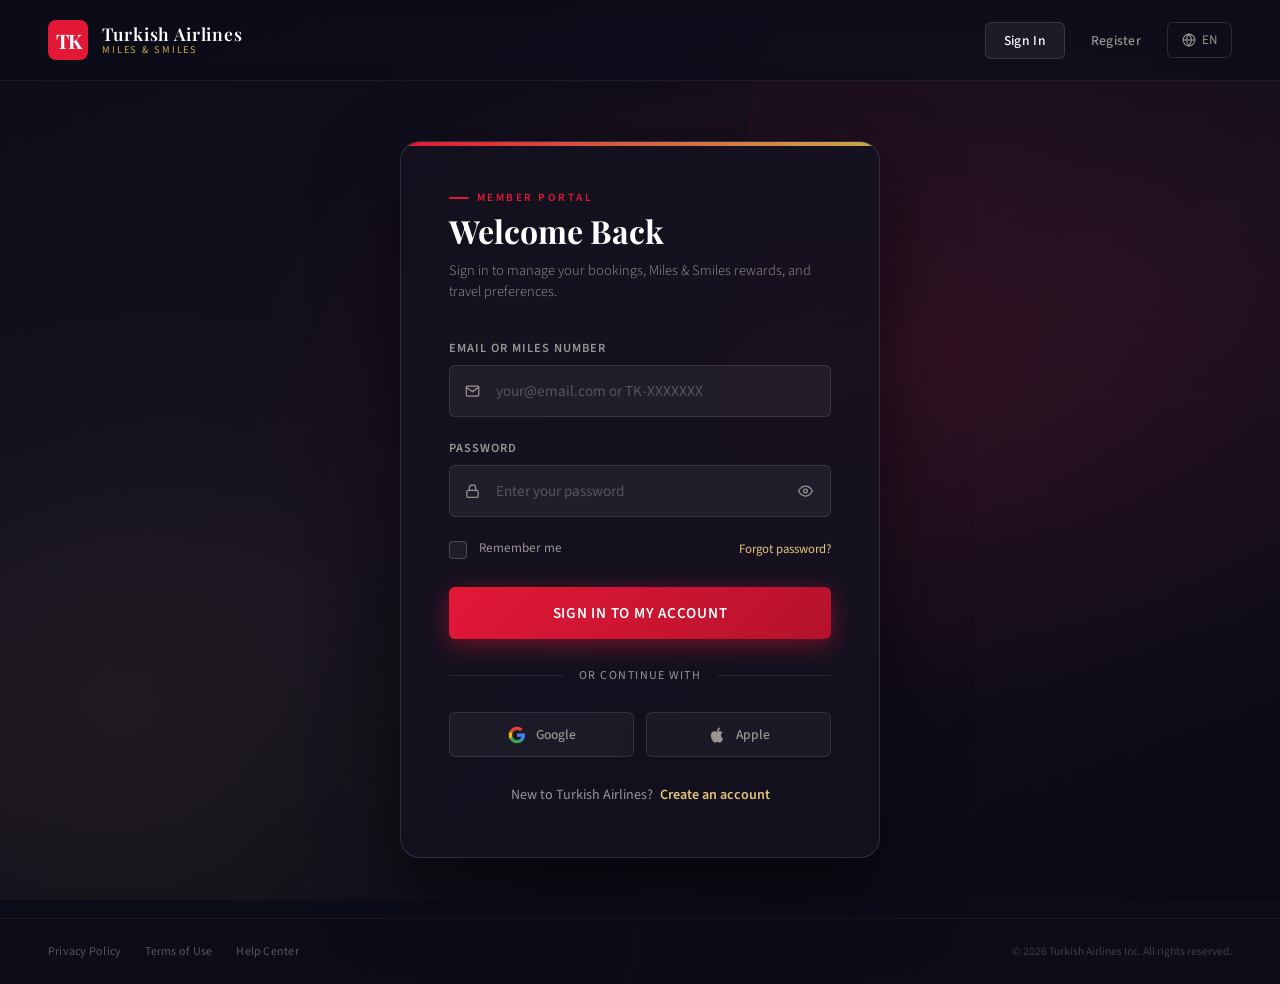
<file: html/login.html>
<!DOCTYPE html>
<html lang="en">
<head>
  <meta charset="UTF-8" />
  <meta name="viewport" content="width=device-width, initial-scale=1.0" />
  <title>Sign In — Turkish Airlines</title>
  <link rel="stylesheet" href="../css/regrstarion.css"/>
</head>
<body>

  <!-- Background -->
  <div class="auth-bg"></div>

  <div class="auth-wrapper">

    <!-- ── Header ── -->
    <header class="auth-header">
      <div class="logo-area">
        <div class="logo-icon">TK</div>
        <div class="logo-text">
          Turkish Airlines
          <span>Miles &amp; Smiles</span>
        </div>
      </div>

      <nav class="header-nav">
        <a href="login.html" class="active">Sign In</a>
        <a href="signup.html">Register</a>
        <button class="lang-btn">
          <!-- Globe icon -->
          <svg width="14" height="14" viewBox="0 0 24 24" fill="none" stroke="currentColor" stroke-width="2">
            <circle cx="12" cy="12" r="10"/><line x1="2" y1="12" x2="22" y2="12"/>
            <path d="M12 2a15.3 15.3 0 0 1 4 10 15.3 15.3 0 0 1-4 10 15.3 15.3 0 0 1-4-10 15.3 15.3 0 0 1 4-10z"/>
          </svg>
          EN
        </button>
      </nav>
    </header>

    <!-- ── Main ── -->
    <main class="auth-main">
      <div class="auth-card">
        <div class="card-accent"></div>
        <div class="card-body">

          <!-- Card Header -->
          <div class="card-header">
            <div class="card-eyebrow">Member Portal</div>
            <h1 class="card-title">Welcome Back</h1>
            <p class="card-subtitle">Sign in to manage your bookings, Miles &amp; Smiles rewards, and travel preferences.</p>
          </div>

          <!-- Login Form -->
          <form id="loginForm" novalidate>

            <!-- Email / Miles Number -->
            <div class="form-group">
              <label class="form-label" for="loginEmail">Email or Miles Number</label>
              <div class="input-wrap">
                <input
                  type="text"
                  id="loginEmail"
                  class="form-input"
                  placeholder="your@email.com or TK-XXXXXXX"
                  autocomplete="username"
                  required
                />
                <!-- Envelope icon -->
                <svg class="input-icon" width="15" height="15" viewBox="0 0 24 24" fill="none" stroke="currentColor" stroke-width="2">
                  <path d="M4 4h16c1.1 0 2 .9 2 2v12c0 1.1-.9 2-2 2H4c-1.1 0-2-.9-2-2V6c0-1.1.9-2 2-2z"/>
                  <polyline points="22,6 12,13 2,6"/>
                </svg>
              </div>
            </div>

            <!-- Password -->
            <div class="form-group">
              <label class="form-label" for="loginPassword">Password</label>
              <div class="input-wrap">
                <input
                  type="password"
                  id="loginPassword"
                  class="form-input"
                  placeholder="Enter your password"
                  autocomplete="current-password"
                  required
                />
                <!-- Lock icon -->
                <svg class="input-icon" width="15" height="15" viewBox="0 0 24 24" fill="none" stroke="currentColor" stroke-width="2">
                  <rect x="3" y="11" width="18" height="11" rx="2" ry="2"/>
                  <path d="M7 11V7a5 5 0 0 1 10 0v4"/>
                </svg>
                <button type="button" class="input-toggle" id="togglePassword" aria-label="Show password">
                  <!-- Eye icon -->
                  <svg width="15" height="15" viewBox="0 0 24 24" fill="none" stroke="currentColor" stroke-width="2">
                    <path d="M1 12s4-8 11-8 11 8 11 8-4 8-11 8-11-8-11-8z"/>
                    <circle cx="12" cy="12" r="3"/>
                  </svg>
                </button>
              </div>
            </div>

            <!-- Remember & Forgot -->
            <div class="form-group" style="display:flex; align-items:center; justify-content:space-between; margin-bottom:0;">
              <label class="form-check">
                <input type="checkbox" id="rememberMe" />
                <span class="form-check-label">Remember me</span>
              </label>
              <a href="#" class="forgot-link" style="margin:0;">Forgot password?</a>
            </div>

            <!-- Submit -->
            <button type="submit" class="btn-submit" style="margin-top:28px;">
              Sign In to My Account
            </button>
          </form>

          <!-- Divider -->
          <div class="divider">
            <div class="divider-line"></div>
            <span class="divider-text">or continue with</span>
            <div class="divider-line"></div>
          </div>

          <!-- Social -->
          <div class="social-grid">
            <button class="btn-social" type="button">


              <!-- Google icon -->
              <svg viewBox="0 0 24 24" fill="currentColor">
                <path d="M22.56 12.25c0-.78-.07-1.53-.2-2.25H12v4.26h5.92c-.26 1.37-1.04 2.53-2.21 3.31v2.77h3.57c2.08-1.92 3.28-4.74 3.28-8.09z" fill="#4285F4"/>
                <path d="M12 23c2.97 0 5.46-.98 7.28-2.66l-3.57-2.77c-.98.66-2.23 1.06-3.71 1.06-2.86 0-5.29-1.93-6.16-4.53H2.18v2.84C3.99 20.53 7.7 23 12 23z" fill="#34A853"/>
                <path d="M5.84 14.09c-.22-.66-.35-1.36-.35-2.09s.13-1.43.35-2.09V7.07H2.18C1.43 8.55 1 10.22 1 12s.43 3.45 1.18 4.93l2.85-2.22.81-.62z" fill="#FBBC05"/>
                <path d="M12 5.38c1.62 0 3.06.56 4.21 1.64l3.15-3.15C17.45 2.09 14.97 1 12 1 7.7 1 3.99 3.47 2.18 7.07l3.66 2.84c.87-2.6 3.3-4.53 6.16-4.53z" fill="#EA4335"/>
              </svg>
              Google
            </button>
            <button class="btn-social" type="button">



              <!-- Apple icon -->
              <svg viewBox="0 0 24 24" fill="currentColor">
                <path d="M18.71 19.5c-.83 1.24-1.71 2.45-3.05 2.47-1.34.03-1.77-.79-3.29-.79-1.53 0-2 .77-3.27.82-1.31.05-2.3-1.32-3.14-2.53C4.25 17 2.94 12.45 4.7 9.39c.87-1.52 2.43-2.48 4.12-2.51 1.28-.02 2.5.87 3.29.87.78 0 2.26-1.07 3.8-.91.65.03 2.47.26 3.64 1.98-.09.06-2.17 1.28-2.15 3.81.03 3.02 2.65 4.03 2.68 4.04-.03.07-.42 1.44-1.38 2.83M13 3.5c.73-.83 1.94-1.46 2.94-1.5.13 1.17-.34 2.35-1.04 3.19-.69.85-1.83 1.51-2.95 1.42-.15-1.15.41-2.35 1.05-3.11z"/>
              </svg>
              Apple
            </button>
          </div>

          <!-- Switch -->
          <div class="switch-auth">
            New to Turkish Airlines?
            <a href="signup.html">Create an account</a>
          </div>

        </div><!-- /card-body -->
      </div><!-- /auth-card -->
    </main>

    <!-- ── Footer ── -->
    <footer class="auth-footer">
      <div class="footer-links">
        <a href="Privacy.html">Privacy Policy</a>
        <a href="Terms.html">Terms of Use</a>
        <a href="Help.html">Help Center</a>
      </div>
      <p class="footer-copy">© 2026 Turkish Airlines Inc. All rights reserved.</p>
    </footer>

  </div><!-- /auth-wrapper -->

  <script>
    // Toggle password visibility
    document.getElementById('togglePassword').addEventListener('click', function () {
      const input = document.getElementById('loginPassword');
      const isHidden = input.type === 'password';
      input.type = isHidden ? 'text' : 'password';
      this.innerHTML = isHidden
        ? `<svg width="15" height="15" viewBox="0 0 24 24" fill="none" stroke="currentColor" stroke-width="2">
             <path d="M17.94 17.94A10.07 10.07 0 0 1 12 20c-7 0-11-8-11-8a18.45 18.45 0 0 1 5.06-5.94"/>
             <path d="M9.9 4.24A9.12 9.12 0 0 1 12 4c7 0 11 8 11 8a18.5 18.5 0 0 1-2.16 3.19"/>
             <line x1="1" y1="1" x2="23" y2="23"/>
           </svg>`
        : `<svg width="15" height="15" viewBox="0 0 24 24" fill="none" stroke="currentColor" stroke-width="2">
             <path d="M1 12s4-8 11-8 11 8 11 8-4 8-11 8-11-8-11-8z"/>
             <circle cx="12" cy="12" r="3"/>
           </svg>`;
    });

    // Form submit (demo)
    document.getElementById('loginForm').addEventListener('submit', function (e) {
      e.preventDefault();
      const btn = this.querySelector('.btn-submit');
      btn.textContent = 'Signing In…';
      btn.disabled = true;
      setTimeout(() => {
        btn.textContent = 'Sign In to My Account';
        btn.disabled = false;
      }, 2000);
    });
  </script>
</body>
</html>
</file>
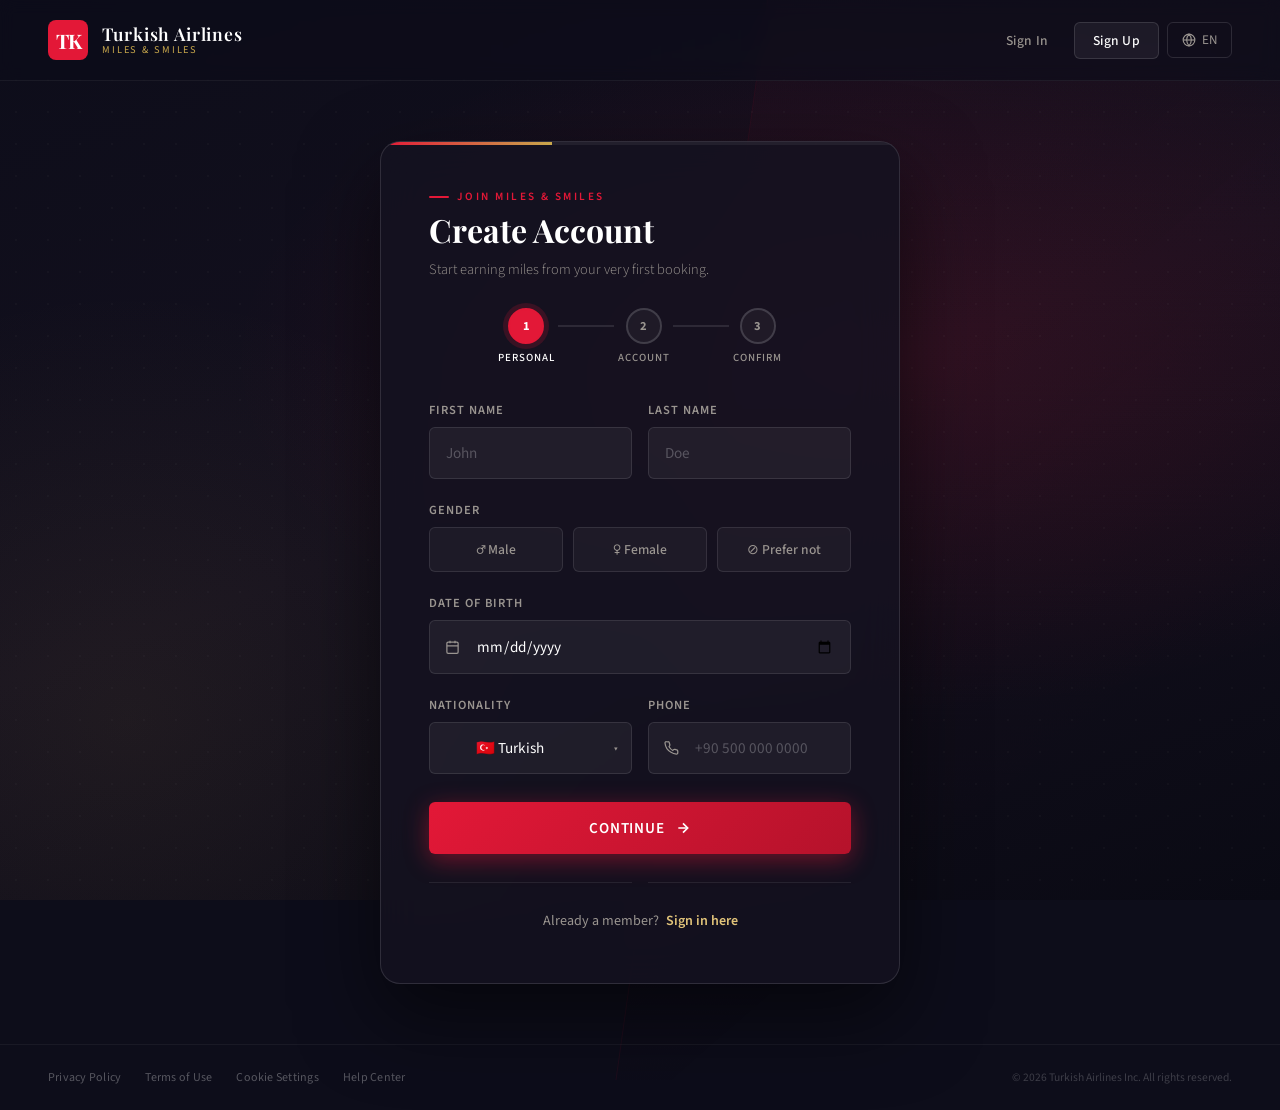
<file: html/signup.html>
<!DOCTYPE html>
<html lang="en">
<head>
  <meta charset="UTF-8" />
  <meta name="viewport" content="width=device-width, initial-scale=1.0" />
  <title>Sign Up — Turkish Airlines</title>
  <link rel="stylesheet" href="../css/regrstarion.css"/>
  <link rel="stylesheet" href="../css/singup.css"/>
  
</head>
<body>

  <div class="auth-bg"></div>

  <div class="auth-wrapper">

    <!-- ── Header ── -->
    <header class="auth-header">
      <div class="logo-area">
        <div class="logo-icon">TK</div>
        <div class="logo-text">
          Turkish Airlines
          <span>Miles &amp; Smiles</span>
        </div>
      </div>
      <nav class="header-nav">
        <a href="login.html">Sign In</a>
        <a href="signup.html" class="active">Sign Up</a>
        <button class="lang-btn">
          <svg width="14" height="14" viewBox="0 0 24 24" fill="none" stroke="currentColor" stroke-width="2">
            <circle cx="12" cy="12" r="10"/><line x1="2" y1="12" x2="22" y2="12"/>
            <path d="M12 2a15.3 15.3 0 0 1 4 10 15.3 15.3 0 0 1-4 10 15.3 15.3 0 0 1-4-10 15.3 15.3 0 0 1 4-10z"/>
          </svg>
          EN
        </button>
      </nav>
    </header>

    <!-- ── Main ── -->
    <main class="auth-main">
      <div class="auth-card" style="max-width: 520px;">

        <!-- Progress bar -->
        <div class="progress-bar">
          <div class="progress-fill" id="progressFill" style="width: 33%;"></div>
        </div>

        <div class="card-body">

          <!-- Card Header -->
          <div class="card-header" style="margin-bottom: 28px;">
            <div class="card-eyebrow">Join Miles &amp; Smiles</div>
            <h1 class="card-title">Create Account</h1>
            <p class="card-subtitle">Start earning miles from your very first booking.</p>
          </div>

          <!-- Step Indicator -->
          <div class="steps" id="stepsBar">
            <div class="step-item">
              <div class="step-circle active" id="sc1">1</div>
              <span class="step-label active" id="sl1">Personal</span>
            </div>
            <div class="step-connector" id="conn1"></div>
            <div class="step-item">
              <div class="step-circle" id="sc2">2</div>
              <span class="step-label" id="sl2">Account</span>
            </div>
            <div class="step-connector" id="conn2"></div>
            <div class="step-item">
              <div class="step-circle" id="sc3">3</div>
              <span class="step-label" id="sl3">Confirm</span>
            </div>
          </div>

          <!-- ── STEP 1: Personal Info ── -->
          <div class="step-panel active" id="panel1">

            <div class="form-group form-row">
              <div>
                <label class="form-label" for="firstName">First Name</label>
                <div class="input-wrap">
                  <input type="text" id="firstName" class="form-input" placeholder="John" style="padding-left:16px;" />
                </div>
              </div>
              <div>
                <label class="form-label" for="lastName">Last Name</label>
                <div class="input-wrap">
                  <input type="text" id="lastName" class="form-input" placeholder="Doe" style="padding-left:16px;" />
                </div>
              </div>
            </div>

            <div class="form-group">
              <label class="form-label">Gender</label>
              <div class="gender-group">
                <button type="button" class="gender-btn" onclick="selectGender(this)">♂ Male</button>
                <button type="button" class="gender-btn" onclick="selectGender(this)">♀ Female</button>
                <button type="button" class="gender-btn" onclick="selectGender(this)">⊘ Prefer not</button>
              </div>
            </div>

            <div class="form-group">
              <label class="form-label" for="dob">Date of Birth</label>
              <div class="input-wrap">
                <input type="date" id="dob" class="form-input" style="padding-left:46px;" />
                <svg class="input-icon" width="15" height="15" viewBox="0 0 24 24" fill="none" stroke="currentColor" stroke-width="2">
                  <rect x="3" y="4" width="18" height="18" rx="2" ry="2"/>
                  <line x1="16" y1="2" x2="16" y2="6"/><line x1="8" y1="2" x2="8" y2="6"/>
                  <line x1="3" y1="10" x2="21" y2="10"/>
                </svg>
              </div>
            </div>

            <div class="form-group form-row">
              <div>
                <label class="form-label" for="nationality">Nationality</label>
                <div class="input-wrap">
                  <select id="nationality" class="form-select">
                    <option value="">Select</option>
                    <option value="TR" selected>🇹🇷 Turkish</option>
                    <option value="US">🇺🇸 American</option>
                    <option value="GB">🇬🇧 British</option>
                    <option value="DE">🇩🇪 German</option>
                    <option value="FR">🇫🇷 French</option>
                    <option value="AE">🇦🇪 Emirati</option>
                  </select>
                  <span class="select-arrow">▾</span>
                </div>
              </div>
              <div>
                <label class="form-label" for="phone">Phone</label>
                <div class="input-wrap">
                  <input type="tel" id="phone" class="form-input" placeholder="+90 500 000 0000" style="padding-left:46px;" />
                  <svg class="input-icon" width="15" height="15" viewBox="0 0 24 24" fill="none" stroke="currentColor" stroke-width="2">
                    <path d="M22 16.92v3a2 2 0 0 1-2.18 2 19.79 19.79 0 0 1-8.63-3.07A19.5 19.5 0 0 1 4.69 13a19.79 19.79 0 0 1-3.07-8.67A2 2 0 0 1 3.6 2h3a2 2 0 0 1 2 1.72c.127.96.361 1.903.7 2.81a2 2 0 0 1-.45 2.11L8.09 9.91a16 16 0 0 0 6 6l1.27-1.27a2 2 0 0 1 2.11-.45c.907.339 1.85.573 2.81.7A2 2 0 0 1 22 16.92z"/>
                  </svg>
                </div>
              </div>
            </div>

            <div class="btn-row">
              <button type="button" class="btn-next" onclick="goStep(2)">
                Continue
                <svg width="16" height="16" viewBox="0 0 24 24" fill="none" stroke="currentColor" stroke-width="2.5">
                  <line x1="5" y1="12" x2="19" y2="12"/><polyline points="12 5 19 12 12 19"/>
                </svg>
              </button>
            </div>
          </div>

          <!-- ── STEP 2: Account Details ── -->
          <div class="step-panel" id="panel2">

            <div class="form-group">
              <label class="form-label" for="email">Email Address</label>
              <div class="input-wrap">
                <input type="email" id="email" class="form-input" placeholder="your@email.com" />
                <svg class="input-icon" width="15" height="15" viewBox="0 0 24 24" fill="none" stroke="currentColor" stroke-width="2">
                  <path d="M4 4h16c1.1 0 2 .9 2 2v12c0 1.1-.9 2-2 2H4c-1.1 0-2-.9-2-2V6c0-1.1.9-2 2-2z"/>
                  <polyline points="22,6 12,13 2,6"/>
                </svg>
              </div>
            </div>

            <div class="form-group">
              <label class="form-label" for="password">Password</label>
              <div class="input-wrap">
                <input type="password" id="password" class="form-input" placeholder="Create a strong password" />
                <svg class="input-icon" width="15" height="15" viewBox="0 0 24 24" fill="none" stroke="currentColor" stroke-width="2">
                  <rect x="3" y="11" width="18" height="11" rx="2" ry="2"/>
                  <path d="M7 11V7a5 5 0 0 1 10 0v4"/>
                </svg>
                <button type="button" class="input-toggle" id="togglePwd">
                  <svg width="15" height="15" viewBox="0 0 24 24" fill="none" stroke="currentColor" stroke-width="2">
                    <path d="M1 12s4-8 11-8 11 8 11 8-4 8-11 8-11-8-11-8z"/><circle cx="12" cy="12" r="3"/>
                  </svg>
                </button>
              </div>
              <div class="strength-bar" id="strengthBar">
                <div class="strength-segment" id="seg1"></div>
                <div class="strength-segment" id="seg2"></div>
                <div class="strength-segment" id="seg3"></div>
                <div class="strength-segment" id="seg4"></div>
              </div>
              <p class="strength-label" id="strengthLabel">Enter a password</p>
            </div>

            <div class="form-group">
              <label class="form-label" for="confirmPwd">Confirm Password</label>
              <div class="input-wrap">
                <input type="password" id="confirmPwd" class="form-input" placeholder="Repeat your password" />
                <svg class="input-icon" width="15" height="15" viewBox="0 0 24 24" fill="none" stroke="currentColor" stroke-width="2">
                  <path d="M12 22s8-4 8-10V5l-8-3-8 3v7c0 6 8 10 8 10z"/>
                </svg>
              </div>
            </div>

            <div class="form-group" style="margin-bottom:0;">
              <label class="form-label" for="referral">Referral Code <span style="color:var(--ta-grey);font-size:0.72rem;text-transform:none;letter-spacing:0;">(optional)</span></label>
              <div class="input-wrap">
                <input type="text" id="referral" class="form-input" placeholder="e.g. TK-FRIEND2026" style="padding-left:46px;" />
                <svg class="input-icon" width="15" height="15" viewBox="0 0 24 24" fill="none" stroke="currentColor" stroke-width="2">
                  <polyline points="20 12 20 22 4 22 4 12"/><rect x="2" y="7" width="20" height="5"/>
                  <line x1="12" y1="22" x2="12" y2="7"/><path d="M12 7H7.5a2.5 2.5 0 0 1 0-5C11 2 12 7 12 7z"/>
                  <path d="M12 7h4.5a2.5 2.5 0 0 0 0-5C13 2 12 7 12 7z"/>
                </svg>
              </div>
            </div>

            <div class="btn-row">
              <button type="button" class="btn-back" onclick="goStep(1)">
                <svg width="15" height="15" viewBox="0 0 24 24" fill="none" stroke="currentColor" stroke-width="2.5">
                  <line x1="19" y1="12" x2="5" y2="12"/><polyline points="12 19 5 12 12 5"/>
                </svg>
                Back
              </button>
              <button type="button" class="btn-next" onclick="goStep(3)">
                Continue
                <svg width="16" height="16" viewBox="0 0 24 24" fill="none" stroke="currentColor" stroke-width="2.5">
                  <line x1="5" y1="12" x2="19" y2="12"/><polyline points="12 5 19 12 12 19"/>
                </svg>
              </button>
            </div>
          </div>

          <!-- ── STEP 3: Confirm & Preferences ── -->
          <div class="step-panel" id="panel3">

            <ul class="perks-list">
              <li>
                <div class="perk-icon">✈️</div>
                <div><strong style="color:var(--ta-white);display:block;font-size:0.85rem;">1,000 Welcome Miles</strong>Credited after your first booking</div>
              </li>
              <li>
                <div class="perk-icon">🏷️</div>
                <div><strong style="color:var(--ta-white);display:block;font-size:0.85rem;">Exclusive Member Fares</strong>Early access to promotional tickets</div>
              </li>
              <li>
                <div class="perk-icon">🧳</div>
                <div><strong style="color:var(--ta-white);display:block;font-size:0.85rem;">Priority Check-In</strong>Available at Elite and Elite Plus tiers</div>
              </li>
            </ul>

            <div class="form-group">
              <label class="form-check">
                <input type="checkbox" id="agreeTerms" />
                <span class="form-check-label">
                  I accept the <a href="#">Terms of Service</a>, <a href="#">Privacy Policy</a>, and <a href="#">Miles &amp; Smiles Program Rules</a>.
                </span>
              </label>
            </div>

            <div class="form-group" style="margin-bottom: 0;">
              <label class="form-check">
                <input type="checkbox" id="newsletter" checked />
                <span class="form-check-label">
                  Send me flight deals, Miles &amp; Smiles news, and travel inspiration.
                </span>
              </label>
            </div>

            <div class="btn-row">
              <button type="button" class="btn-back" onclick="goStep(2)">
                <svg width="15" height="15" viewBox="0 0 24 24" fill="none" stroke="currentColor" stroke-width="2.5">
                  <line x1="19" y1="12" x2="5" y2="12"/><polyline points="12 19 5 12 12 5"/>
                </svg>
                Back
              </button>
              <button type="button" class="btn-next" id="submitBtn" onclick="submitForm()">
                Create Account
                <svg width="16" height="16" viewBox="0 0 24 24" fill="none" stroke="currentColor" stroke-width="2.5">
                  <polyline points="20 6 9 17 4 12"/>
                </svg>
              </button>
            </div>
          </div>

          <!-- ── Success Screen ── -->
          <div class="success-screen" id="successScreen">
            <div class="success-icon">✓</div>
            <h2 class="success-title">You're All Set!</h2>
            <p class="success-sub">Welcome aboard, <strong id="welcomeName" style="color:var(--ta-white);"></strong>. Your Miles &amp; Smiles account has been created.</p>
            <div class="miles-badge">
              <span>🎁</span>
              <div>
                <strong>1,000 Miles Added</strong>
                <small>Ready to use on your first booking</small>
              </div>
            </div>
            <a href="login.html" class="btn-next" style="display:inline-flex; text-decoration:none; padding: 14px 32px; border-radius: var(--radius-sm);">
              Sign In Now
            </a>
          </div>

          <!-- Switch -->
          <div class="divider" id="switchDivider">
            <div class="divider-line"></div>
            <div class="divider-line"></div>
          </div>
          <div class="switch-auth" id="switchText">
            Already a member?
            <a href="login.html">Sign in here</a>
          </div>

        </div><!-- /card-body -->
      </div><!-- /auth-card -->
    </main>

    <!-- ── Footer ── -->
    <footer class="auth-footer">
      <div class="footer-links">
        <a href="#">Privacy Policy</a>
        <a href="#">Terms of Use</a>
        <a href="#">Cookie Settings</a>
        <a href="#">Help Center</a>
      </div>
      <p class="footer-copy">© 2026 Turkish Airlines Inc. All rights reserved.</p>
    </footer>

  </div>

  <script>
    let currentStep = 1;

    const progress = { 1: '33%', 2: '66%', 3: '100%' };

    function goStep(n) {
      // Hide current panel
      document.getElementById('panel' + currentStep).classList.remove('active');

      // Update step indicators
      for (let i = 1; i <= 3; i++) {
        const circle = document.getElementById('sc' + i);
        const label  = document.getElementById('sl' + i);
        circle.classList.remove('active', 'done');
        label.classList.remove('active');
        if (i < n)       { circle.classList.add('done'); circle.innerHTML = '✓'; }
        else if (i === n){ circle.classList.add('active'); circle.innerHTML = i; label.classList.add('active'); }
        else             { circle.innerHTML = i; }
      }

      // Update connectors
      for (let i = 1; i <= 2; i++) {
        const conn = document.getElementById('conn' + i);
        conn.classList.toggle('done', i < n);
      }

      // Update progress bar
      document.getElementById('progressFill').style.width = progress[n];

      currentStep = n;
      document.getElementById('panel' + n).classList.add('active');
    }

    function selectGender(btn) {
      document.querySelectorAll('.gender-btn').forEach(b => b.classList.remove('selected'));
      btn.classList.add('selected');
    }

    // Password toggle
    document.getElementById('togglePwd').addEventListener('click', function () {
      const input = document.getElementById('password');
      const hidden = input.type === 'password';
      input.type = hidden ? 'text' : 'password';
      this.innerHTML = hidden
        ? `<svg width="15" height="15" viewBox="0 0 24 24" fill="none" stroke="currentColor" stroke-width="2">
             <path d="M17.94 17.94A10.07 10.07 0 0 1 12 20c-7 0-11-8-11-8a18.45 18.45 0 0 1 5.06-5.94"/>
             <path d="M9.9 4.24A9.12 9.12 0 0 1 12 4c7 0 11 8 11 8a18.5 18.5 0 0 1-2.16 3.19"/>
             <line x1="1" y1="1" x2="23" y2="23"/>
           </svg>`
        : `<svg width="15" height="15" viewBox="0 0 24 24" fill="none" stroke="currentColor" stroke-width="2">
             <path d="M1 12s4-8 11-8 11 8 11 8-4 8-11 8-11-8-11-8z"/><circle cx="12" cy="12" r="3"/>
           </svg>`;
    });

    // Password strength
    document.getElementById('password').addEventListener('input', function () {
      const val = this.value;
      const segs = ['seg1','seg2','seg3','seg4'].map(id => document.getElementById(id));
      const label = document.getElementById('strengthLabel');
      segs.forEach(s => { s.className = 'strength-segment'; });
      if (!val) { label.textContent = 'Enter a password'; return; }
      let score = 0;
      if (val.length >= 8)         score++;
      if (/[A-Z]/.test(val))       score++;
      if (/[0-9]/.test(val))       score++;
      if (/[^A-Za-z0-9]/.test(val)) score++;
      const levels = [
        { cls: 'weak',   text: 'Weak' },
        { cls: 'weak',   text: 'Weak' },
        { cls: 'medium', text: 'Fair' },
        { cls: 'strong', text: 'Strong' },
        { cls: 'strong', text: 'Very Strong' }
      ];
      for (let i = 0; i < score; i++) segs[i].classList.add(levels[score].cls);
      label.textContent = levels[score].text;
    });

    function submitForm() {
      if (!document.getElementById('agreeTerms').checked) {
        document.getElementById('agreeTerms').focus();
        return;
      }

      const btn = document.getElementById('submitBtn');
      btn.textContent = 'Creating Account…';
      btn.disabled = true;

      setTimeout(() => {
        // Hide form panels and steps
        document.getElementById('panel3').classList.remove('active');
        document.getElementById('stepsBar').style.display = 'none';
        document.getElementById('switchDivider').style.display = 'none';
        document.getElementById('switchText').style.display = 'none';
        document.querySelector('.card-header').style.display = 'none';

        // Show success
        const name = document.getElementById('firstName').value || 'Traveller';
        document.getElementById('welcomeName').textContent = name;
        document.getElementById('successScreen').style.display = 'block';

        // Full progress bar green
        document.getElementById('progressFill').style.background = 'linear-gradient(90deg,#4dbb85,#38a06c)';
        document.getElementById('progressFill').style.width = '100%';
      }, 1800);
    }
  </script>
</body>
</html>
</file>
<file: css/regrstarion.css>
/* ============================================================
   TURKISH AIRLINES — AUTH PAGES STYLESHEET
   ============================================================ */

@import url('https://fonts.googleapis.com/css2?family=Playfair+Display:wght@400;600;700&family=Source+Sans+3:wght@300;400;500;600&display=swap');

/* ── CSS Variables ── */
:root {
  --ta-red:        #E31837;
  --ta-red-dark:   #B5122B;
  --ta-red-hover:  #a5ac31;
  --ta-navy:       #1A1A2E;
  --ta-dark:       #0D0D1A;
  --ta-gold:       #C9A84C;
  --ta-gold-light: #E2C47A;
  --ta-white:      #FFFFFF;
  --ta-off-white:  #F7F5F0;
  --ta-grey-light: #E8E5DF;
  --ta-grey:       #9A9590;
  --ta-grey-dark:  #4A4540;
  --ta-glass:      rgba(255, 255, 255, 0.06);
  --ta-glass-border: rgba(255, 255, 255, 0.12);
  --radius-sm:     6px;
  --radius-md:     12px;
  --radius-lg:     20px;
  --shadow-card:   0 32px 80px rgba(0, 0, 0, 0.55);
  --shadow-btn:    0 6px 24px rgba(227, 24, 55, 0.45);
  --transition:    all 0.3s cubic-bezier(0.4, 0, 0.2, 1);
}

/* ── Reset & Base ── */
*, *::before, *::after { box-sizing: border-box; margin: 0; padding: 0; }

html { font-size: 16px; scroll-behavior: smooth; }

body {
  font-family: 'Source Sans 3', sans-serif;
  background-color: var(--ta-dark);
  color: var(--ta-white);
  min-height: 100vh;
  overflow-x: hidden;
}

a { text-decoration: none; color: inherit; }
img { display: block; max-width: 100%; }

/* ── Page Background ── */
.auth-bg {
  position: fixed;
  inset: 0;
  z-index: 0;
  background:
    radial-gradient(ellipse 80% 60% at 70% 40%, rgba(227, 24, 55, 0.12) 0%, transparent 65%),
    radial-gradient(ellipse 60% 80% at 10% 80%, rgba(201, 168, 76, 0.07) 0%, transparent 60%),
    linear-gradient(160deg, #0D0D1A 0%, #14101e 50%, #0a0a14 100%);
}

/* Decorative diagonal stripe */
.auth-bg::before {
  content: '';
  position: absolute;
  top: -20%;
  right: -10%;
  width: 55%;
  height: 140%;
  background: linear-gradient(135deg,
    rgba(227, 24, 55, 0.04) 0%,
    rgba(227, 24, 55, 0.02) 40%,
    transparent 70%);
  border-left: 1px solid rgba(227, 24, 55, 0.08);
  transform: skewX(-8deg);
}

/* Dot-grid texture */
.auth-bg::after {
  content: '';
  position: absolute;
  inset: 0;
  background-image: radial-gradient(circle, rgba(255,255,255,0.025) 1px, transparent 1px);
  background-size: 32px 32px;
}

/* ── Layout Wrapper ── */
.auth-wrapper {
  position: relative;
  z-index: 1;
  min-height: 100vh;
  display: flex;
  flex-direction: column;
}

/* ── Header / Nav ── */
.auth-header {
  display: flex;
  align-items: center;
  justify-content: space-between;
  padding: 20px 48px;
  border-bottom: 1px solid rgba(255,255,255,0.06);
  backdrop-filter: blur(8px);
  background: rgba(13,13,26,0.6);
  position: sticky;
  top: 0;
  z-index: 10;
}

.auth-header .logo-area {
  display: flex;
  align-items: center;
  gap: 14px;
}

.auth-header .logo-icon {
  width: 40px;
  height: 40px;
  background: var(--ta-red);
  border-radius: 8px;
  display: flex;
  align-items: center;
  justify-content: center;
  font-size: 20px;
  font-weight: 700;
  letter-spacing: -1px;
  color: var(--ta-white);
  font-family: 'Playfair Display', serif;
  flex-shrink: 0;
}

.auth-header .logo-text {
  font-family: 'Playfair Display', serif;
  font-size: 1.1rem;
  font-weight: 600;
  letter-spacing: 0.04em;
  color: var(--ta-white);
  line-height: 1.2;
}

.auth-header .logo-text span {
  display: block;
  font-family: 'Source Sans 3', sans-serif;
  font-size: 0.65rem;
  font-weight: 400;
  letter-spacing: 0.18em;
  text-transform: uppercase;
  color: var(--ta-gold);
}

.header-nav {
  display: flex;
  align-items: center;
  gap: 8px;
}

.header-nav a {
  font-size: 0.85rem;
  font-weight: 500;
  color: var(--ta-grey);
  padding: 8px 18px;
  border-radius: var(--radius-sm);
  transition: var(--transition);
  letter-spacing: 0.02em;
}

.header-nav a:hover { color: var(--ta-white); background: var(--ta-glass); }

.header-nav a.active {
  color: var(--ta-white);
  background: var(--ta-glass);
  border: 1px solid var(--ta-glass-border);
}

.lang-btn {
  display: flex;
  align-items: center;
  gap: 6px;
  padding: 8px 14px;
  border: 1px solid rgba(255,255,255,0.12);
  border-radius: var(--radius-sm);
  font-size: 0.82rem;
  color: var(--ta-grey);
  cursor: pointer;
  background: transparent;
  transition: var(--transition);
  font-family: 'Source Sans 3', sans-serif;
}
.lang-btn:hover { color: var(--ta-white); border-color: rgba(255,255,255,0.25); }

/* ── Main Content Area ── */
.auth-main {
  flex: 1;
  display: flex;
  align-items: center;
  justify-content: center;
  padding: 60px 24px;
}

/* ── Auth Card ── */
.auth-card {
  width: 100%;
  max-width: 480px;
  background: rgba(20, 18, 32, 0.85);
  border: 1px solid var(--ta-glass-border);
  border-radius: var(--radius-lg);
  backdrop-filter: blur(20px);
  box-shadow: var(--shadow-card);
  overflow: hidden;
  animation: cardIn 0.6s cubic-bezier(0.22, 1, 0.36, 1) both;
}

@keyframes cardIn {
  from { opacity: 0; transform: translateY(28px) scale(0.97); }
  to   { opacity: 1; transform: translateY(0) scale(1); }
}

/* ── Red Accent Bar ── */
.card-accent {
  height: 4px;
  background: linear-gradient(90deg, var(--ta-red) 0%, var(--ta-gold) 100%);
}

/* ── Card Inner Padding ── */
.card-body { padding: 44px 48px 52px; }

/* ── Card Header ── */
.card-header { margin-bottom: 36px; }

.card-eyebrow {
  font-size: 0.7rem;
  font-weight: 600;
  letter-spacing: 0.22em;
  text-transform: uppercase;
  color: var(--ta-red);
  margin-bottom: 8px;
  display: flex;
  align-items: center;
  gap: 8px;
}

.card-eyebrow::before {
  content: '';
  width: 20px;
  height: 2px;
  background: var(--ta-red);
  border-radius: 2px;
  display: inline-block;
}

.card-title {
  font-family: 'Playfair Display', serif;
  font-size: 2rem;
  font-weight: 700;
  color: var(--ta-white);
  line-height: 1.15;
  margin-bottom: 10px;
}

.card-subtitle {
  font-size: 0.9rem;
  color: var(--ta-grey);
  font-weight: 300;
  line-height: 1.5;
}

/* ── Form Elements ── */
.form-group {
  margin-bottom: 22px;
  animation: fieldIn 0.5s ease both;
}

.form-group:nth-child(1) { animation-delay: 0.05s; }
.form-group:nth-child(2) { animation-delay: 0.10s; }
.form-group:nth-child(3) { animation-delay: 0.15s; }
.form-group:nth-child(4) { animation-delay: 0.20s; }
.form-group:nth-child(5) { animation-delay: 0.25s; }

@keyframes fieldIn {
  from { opacity: 0; transform: translateY(10px); }
  to   { opacity: 1; transform: translateY(0); }
}

.form-label {
  display: block;
  font-size: 0.78rem;
  font-weight: 600;
  letter-spacing: 0.08em;
  text-transform: uppercase;
  color: var(--ta-grey);
  margin-bottom: 8px;
  transition: color 0.2s;
}

.input-wrap {
  position: relative;
}

.input-icon {
  position: absolute;
  left: 16px;
  top: 50%;
  transform: translateY(-50%);
  color: var(--ta-grey);
  font-size: 15px;
  pointer-events: none;
  transition: color 0.2s;
}

.form-input {
  width: 100%;
  padding: 14px 16px 14px 46px;
  background: rgba(255,255,255,0.05);
  border: 1px solid rgba(255,255,255,0.1);
  border-radius: var(--radius-sm);
  color: var(--ta-white);
  font-family: 'Source Sans 3', sans-serif;
  font-size: 0.95rem;
  font-weight: 400;
  transition: var(--transition);
  outline: none;
}

.form-input::placeholder { color: rgba(255,255,255,0.25); }

.form-input:focus {
  border-color: var(--ta-red);
  background: rgba(227, 24, 55, 0.06);
  box-shadow: 0 0 0 3px rgba(227, 24, 55, 0.12);
}

.form-input:focus + .input-icon,
.input-wrap:focus-within .input-icon { color: var(--ta-red); }

/* Password toggle */
.input-toggle {
  position: absolute;
  right: 14px;
  top: 50%;
  transform: translateY(-50%);
  background: none;
  border: none;
  cursor: pointer;
  color: var(--ta-grey);
  font-size: 15px;
  padding: 4px;
  transition: color 0.2s;
  display: flex;
  align-items: center;
}
.input-toggle:hover { color: var(--ta-white); }

/* Form row (two columns) */
.form-row {
  display: grid;
  grid-template-columns: 1fr 1fr;
  gap: 16px;
}

/* ── Select ── */
.form-select {
  width: 100%;
  padding: 14px 16px 14px 46px;
  background: rgba(255,255,255,0.05);
  border: 1px solid rgba(255,255,255,0.1);
  border-radius: var(--radius-sm);
  color: var(--ta-white);
  font-family: 'Source Sans 3', sans-serif;
  font-size: 0.95rem;
  outline: none;
  cursor: pointer;
  transition: var(--transition);
  appearance: none;
  -webkit-appearance: none;
}

.form-select:focus {
  border-color: var(--ta-red);
  background: rgba(227, 24, 55, 0.06);
  box-shadow: 0 0 0 3px rgba(227, 24, 55, 0.12);
}

.form-select option { background: #1a1a2e; color: var(--ta-white); }

.select-arrow {
  position: absolute;
  right: 14px;
  top: 50%;
  transform: translateY(-50%);
  pointer-events: none;
  color: var(--ta-grey);
  font-size: 12px;
}

/* ── Checkbox ── */
.form-check {
  display: flex;
  align-items: flex-start;
  gap: 12px;
  cursor: pointer;
}

.form-check input[type="checkbox"] {
  appearance: none;
  -webkit-appearance: none;
  width: 18px;
  height: 18px;
  min-width: 18px;
  border: 1px solid rgba(255,255,255,0.2);
  border-radius: 4px;
  background: rgba(255,255,255,0.05);
  cursor: pointer;
  position: relative;
  transition: var(--transition);
  margin-top: 2px;
}

.form-check input[type="checkbox"]:checked {
  background: var(--ta-red);
  border-color: var(--ta-red);
}

.form-check input[type="checkbox"]:checked::after {
  content: '✓';
  position: absolute;
  inset: 0;
  display: flex;
  align-items: center;
  justify-content: center;
  color: white;
  font-size: 11px;
  font-weight: 700;
}

.form-check-label {
  font-size: 0.82rem;
  color: var(--ta-grey);
  line-height: 1.5;
}

.form-check-label a {
  color: var(--ta-gold-light);
  text-decoration: underline;
  text-underline-offset: 3px;
}
.form-check-label a:hover { color: var(--ta-white); }

/* ── Forgot Link ── */
.forgot-row {
  display: flex;
  justify-content: flex-end;
  margin-top: -10px;
  margin-bottom: 22px;
}

.forgot-link {
  font-size: 0.8rem;
  color: var(--ta-gold-light);
  transition: color 0.2s;
}
.forgot-link:hover { color: var(--ta-white); }

/* ── Submit Button ── */
.btn-submit {
  width: 100%;
  padding: 15px 24px;
  background: linear-gradient(135deg, var(--ta-red) 0%, var(--ta-red-dark) 100%);
  border: none;
  border-radius: var(--radius-sm);
  color: var(--ta-white);
  font-family: 'Source Sans 3', sans-serif;
  font-size: 0.95rem;
  font-weight: 600;
  letter-spacing: 0.05em;
  text-transform: uppercase;
  cursor: pointer;
  transition: var(--transition);
  box-shadow: var(--shadow-btn);
  position: relative;
  overflow: hidden;
  margin-top: 8px;
}

.btn-submit::before {
  content: '';
  position: absolute;
  top: 0; left: -100%;
  width: 100%; height: 100%;
  background: linear-gradient(90deg, transparent, rgba(255,255,255,0.1), transparent);
  transition: left 0.5s ease;
}

.btn-submit:hover {
  background: linear-gradient(135deg, var(--ta-red-hover) 0%, var(--ta-red) 100%);
  transform: translateY(-2px);
  box-shadow: 0 10px 32px rgba(227, 24, 55, 0.55);
}

.btn-submit:hover::before { left: 100%; }
.btn-submit:active { transform: translateY(0); }

/* ── Divider ── */
.divider {
  display: flex;
  align-items: center;
  gap: 16px;
  margin: 28px 0;
}

.divider-line {
  flex: 1;
  height: 1px;
  background: rgba(255,255,255,0.08);
}

.divider-text {
  font-size: 0.75rem;
  color: var(--ta-grey);
  letter-spacing: 0.12em;
  text-transform: uppercase;
  white-space: nowrap;
}

/* ── Social Buttons ── */
.social-grid {
  display: grid;
  grid-template-columns: 1fr 1fr;
  gap: 12px;
  margin-bottom: 28px;
}

.btn-social {
  display: flex;
  align-items: center;
  justify-content: center;
  gap: 10px;
  padding: 12px 16px;
  background: rgba(255,255,255,0.04);
  border: 1px solid rgba(255,255,255,0.1);
  border-radius: var(--radius-sm);
  color: var(--ta-grey);
  font-family: 'Source Sans 3', sans-serif;
  font-size: 0.85rem;
  font-weight: 500;
  cursor: pointer;
  transition: var(--transition);
}

.btn-social:hover {
  background: rgba(255,255,255,0.08);
  border-color: rgba(255,255,255,0.2);
  color: var(--ta-white);
}

.btn-social svg {
  width: 18px;
  height: 18px;
  flex-shrink: 0;
}

/* ── Switch Link ── */
.switch-auth {
  text-align: center;
  font-size: 0.88rem;
  color: var(--ta-grey);
}

.switch-auth a {
  color: var(--ta-gold-light);
  font-weight: 600;
  margin-left: 4px;
  transition: color 0.2s;
}
.switch-auth a:hover { color: var(--ta-white); }

/* ── Password Strength ── */
.strength-bar {
  display: flex;
  gap: 4px;
  margin-top: 8px;
}

.strength-segment {
  flex: 1;
  height: 3px;
  border-radius: 2px;
  background: rgba(255,255,255,0.1);
  transition: background 0.3s;
}

.strength-segment.weak   { background: #ff4d4d; }
.strength-segment.medium { background: var(--ta-gold); }
.strength-segment.strong { background: #4dbb85; }

.strength-label {
  font-size: 0.72rem;
  color: var(--ta-grey);
  margin-top: 5px;
  text-align: right;
}

/* ── Miles Info Banner ── */
.miles-banner {
  display: flex;
  align-items: center;
  gap: 14px;
  padding: 16px 20px;
  background: linear-gradient(135deg, rgba(201,168,76,0.1) 0%, rgba(201,168,76,0.04) 100%);
  border: 1px solid rgba(201,168,76,0.2);
  border-radius: var(--radius-sm);
  margin-bottom: 28px;
}

.miles-icon {
  font-size: 24px;
  flex-shrink: 0;
}

.miles-text { flex: 1; }

.miles-text strong {
  display: block;
  font-size: 0.85rem;
  font-weight: 600;
  color: var(--ta-gold-light);
  margin-bottom: 2px;
}

.miles-text span {
  font-size: 0.78rem;
  color: var(--ta-grey);
}

/* ── Footer ── */
.auth-footer {
  padding: 24px 48px;
  border-top: 1px solid rgba(255,255,255,0.05);
  display: flex;
  align-items: center;
  justify-content: space-between;
  gap: 16px;
  flex-wrap: wrap;
}

.footer-links {
  display: flex;
  gap: 24px;
}

.footer-links a {
  font-size: 0.75rem;
  color: rgba(255,255,255,0.3);
  transition: color 0.2s;
  letter-spacing: 0.02em;
}
.footer-links a:hover { color: var(--ta-grey); }

.footer-copy {
  font-size: 0.72rem;
  color: rgba(255,255,255,0.2);
}

/* ── Responsive ── */
@media (max-width: 600px) {
  .auth-header { padding: 16px 20px; }
  .header-nav a:not(.active) { display: none; }
  .card-body { padding: 32px 28px 40px; }
  .form-row { grid-template-columns: 1fr; }
  .auth-footer { flex-direction: column; align-items: flex-start; padding: 20px 24px; }
  .footer-links { flex-wrap: wrap; gap: 16px; }
  .card-title { font-size: 1.65rem; }
}

@media (max-width: 400px) {
  .social-grid { grid-template-columns: 1fr; }
  .auth-main { padding: 32px 12px; }
}
</file>
<file: css/singup.css>
.steps {
      display: flex;
      align-items: center;
      justify-content: center;
      gap: 0;
      margin-bottom: 36px;
    }

    .step-item {
      display: flex;
      flex-direction: column;
      align-items: center;
      gap: 6px;
      position: relative;
      z-index: 1;
    }

    .step-circle {
      width: 36px;
      height: 36px;
      border-radius: 50%;
      border: 2px solid rgba(255,255,255,0.15);
      background: rgba(255,255,255,0.04);
      display: flex;
      align-items: center;
      justify-content: center;
      font-size: 0.78rem;
      font-weight: 700;
      color: var(--ta-grey);
      transition: all 0.35s ease;
      font-family: 'Source Sans 3', sans-serif;
    }

    .step-circle.active {
      background: var(--ta-red);
      border-color: var(--ta-red);
      color: #fff;
      box-shadow: 0 0 0 5px rgba(227,24,55,0.18);
    }

    .step-circle.done {
      background: rgba(77,187,133,0.15);
      border-color: #4dbb85;
      color: #4dbb85;
    }

    .step-label {
      font-size: 0.68rem;
      letter-spacing: 0.08em;
      text-transform: uppercase;
      color: var(--ta-grey);
      white-space: nowrap;
      font-weight: 500;
    }

    .step-label.active { color: var(--ta-white); }

    .step-connector {
      width: 56px;
      height: 2px;
      background: rgba(255,255,255,0.1);
      margin: 0 4px;
      margin-bottom: 22px;
      flex-shrink: 0;
      transition: background 0.35s;
    }

    .step-connector.done { background: rgba(77,187,133,0.4); }

    /* Section panels */
    .step-panel { display: none; }
    .step-panel.active { display: block; animation: panelIn 0.4s ease both; }

    @keyframes panelIn {
      from { opacity: 0; transform: translateX(18px); }
      to   { opacity: 1; transform: translateX(0); }
    }

    /* Gender selector */
    .gender-group {
      display: flex;
      gap: 10px;
    }

    .gender-btn {
      flex: 1;
      padding: 12px 10px;
      background: rgba(255,255,255,0.04);
      border: 1px solid rgba(255,255,255,0.1);
      border-radius: var(--radius-sm);
      color: var(--ta-grey);
      font-family: 'Source Sans 3', sans-serif;
      font-size: 0.85rem;
      font-weight: 500;
      cursor: pointer;
      transition: var(--transition);
      display: flex;
      align-items: center;
      justify-content: center;
      gap: 7px;
    }

    .gender-btn:hover {
      border-color: rgba(255,255,255,0.25);
      color: var(--ta-white);
    }

    .gender-btn.selected {
      background: rgba(227,24,55,0.12);
      border-color: var(--ta-red);
      color: var(--ta-white);
    }

    /* Navigation buttons */
    .btn-row {
      display: flex;
      gap: 12px;
      margin-top: 28px;
    }

    .btn-back {
      flex: 0 0 auto;
      padding: 15px 24px;
      background: rgba(255,255,255,0.06);
      border: 1px solid rgba(255,255,255,0.12);
      border-radius: var(--radius-sm);
      color: var(--ta-grey);
      font-family: 'Source Sans 3', sans-serif;
      font-size: 0.9rem;
      font-weight: 500;
      cursor: pointer;
      transition: var(--transition);
      display: flex;
      align-items: center;
      gap: 8px;
    }

    .btn-back:hover { background: rgba(255,255,255,0.1); color: var(--ta-white); }

    .btn-next {
      flex: 1;
      padding: 15px 24px;
      background: linear-gradient(135deg, var(--ta-red) 0%, var(--ta-red-dark) 100%);
      border: none;
      border-radius: var(--radius-sm);
      color: #fff;
      font-family: 'Source Sans 3', sans-serif;
      font-size: 0.95rem;
      font-weight: 600;
      letter-spacing: 0.05em;
      text-transform: uppercase;
      cursor: pointer;
      transition: var(--transition);
      box-shadow: var(--shadow-btn);
      display: flex;
      align-items: center;
      justify-content: center;
      gap: 10px;
      position: relative;
      overflow: hidden;
    }

    .btn-next::before {
      content: '';
      position: absolute;
      top: 0; left: -100%;
      width: 100%; height: 100%;
      background: linear-gradient(90deg, transparent, rgba(255,255,255,0.1), transparent);
      transition: left 0.5s ease;
    }

    .btn-next:hover {
      transform: translateY(-2px);
      box-shadow: 0 10px 32px rgba(227,24,55,0.55);
    }

    .btn-next:hover::before { left: 100%; }

    /* Perks list on step 3 */
    .perks-list {
      list-style: none;
      display: flex;
      flex-direction: column;
      gap: 10px;
      margin-bottom: 24px;
    }

    .perks-list li {
      display: flex;
      align-items: center;
      gap: 12px;
      font-size: 0.88rem;
      color: var(--ta-grey);
    }

    .perk-icon {
      width: 32px;
      height: 32px;
      border-radius: 8px;
      background: rgba(201,168,76,0.12);
      border: 1px solid rgba(201,168,76,0.2);
      display: flex;
      align-items: center;
      justify-content: center;
      font-size: 15px;
      flex-shrink: 0;
    }

    /* Success state */
    .success-screen {
      display: none;
      text-align: center;
      padding: 12px 0 8px;
      animation: panelIn 0.5s ease both;
    }

    .success-icon {
      width: 72px;
      height: 72px;
      background: rgba(77,187,133,0.12);
      border: 2px solid #4dbb85;
      border-radius: 50%;
      display: flex;
      align-items: center;
      justify-content: center;
      font-size: 28px;
      margin: 0 auto 20px;
      animation: popIn 0.5s cubic-bezier(0.22,1,0.36,1) 0.2s both;
    }

    @keyframes popIn {
      from { transform: scale(0.5); opacity: 0; }
      to   { transform: scale(1);   opacity: 1; }
    }

    .success-title {
      font-family: 'Playfair Display', serif;
      font-size: 1.8rem;
      font-weight: 700;
      color: var(--ta-white);
      margin-bottom: 10px;
    }

    .success-sub {
      font-size: 0.9rem;
      color: var(--ta-grey);
      margin-bottom: 28px;
      line-height: 1.6;
    }

    .miles-badge {
      display: inline-flex;
      align-items: center;
      gap: 10px;
      padding: 12px 24px;
      background: linear-gradient(135deg, rgba(201,168,76,0.15), rgba(201,168,76,0.06));
      border: 1px solid rgba(201,168,76,0.3);
      border-radius: 40px;
      margin-bottom: 28px;
    }

    .miles-badge span:first-child { font-size: 20px; }

    .miles-badge strong {
      font-size: 1rem;
      color: var(--ta-gold-light);
      font-weight: 600;
    }

    .miles-badge small {
      font-size: 0.75rem;
      color: var(--ta-grey);
      display: block;
    }

    /* Progress bar (top of card) */
    .progress-bar {
      height: 3px;
      background: rgba(255,255,255,0.06);
      border-radius: 0;
    }

    .progress-fill {
      height: 100%;
      background: linear-gradient(90deg, var(--ta-red), var(--ta-gold));
      border-radius: 0;
      transition: width 0.4s cubic-bezier(0.4,0,0.2,1);
    }
</file>
